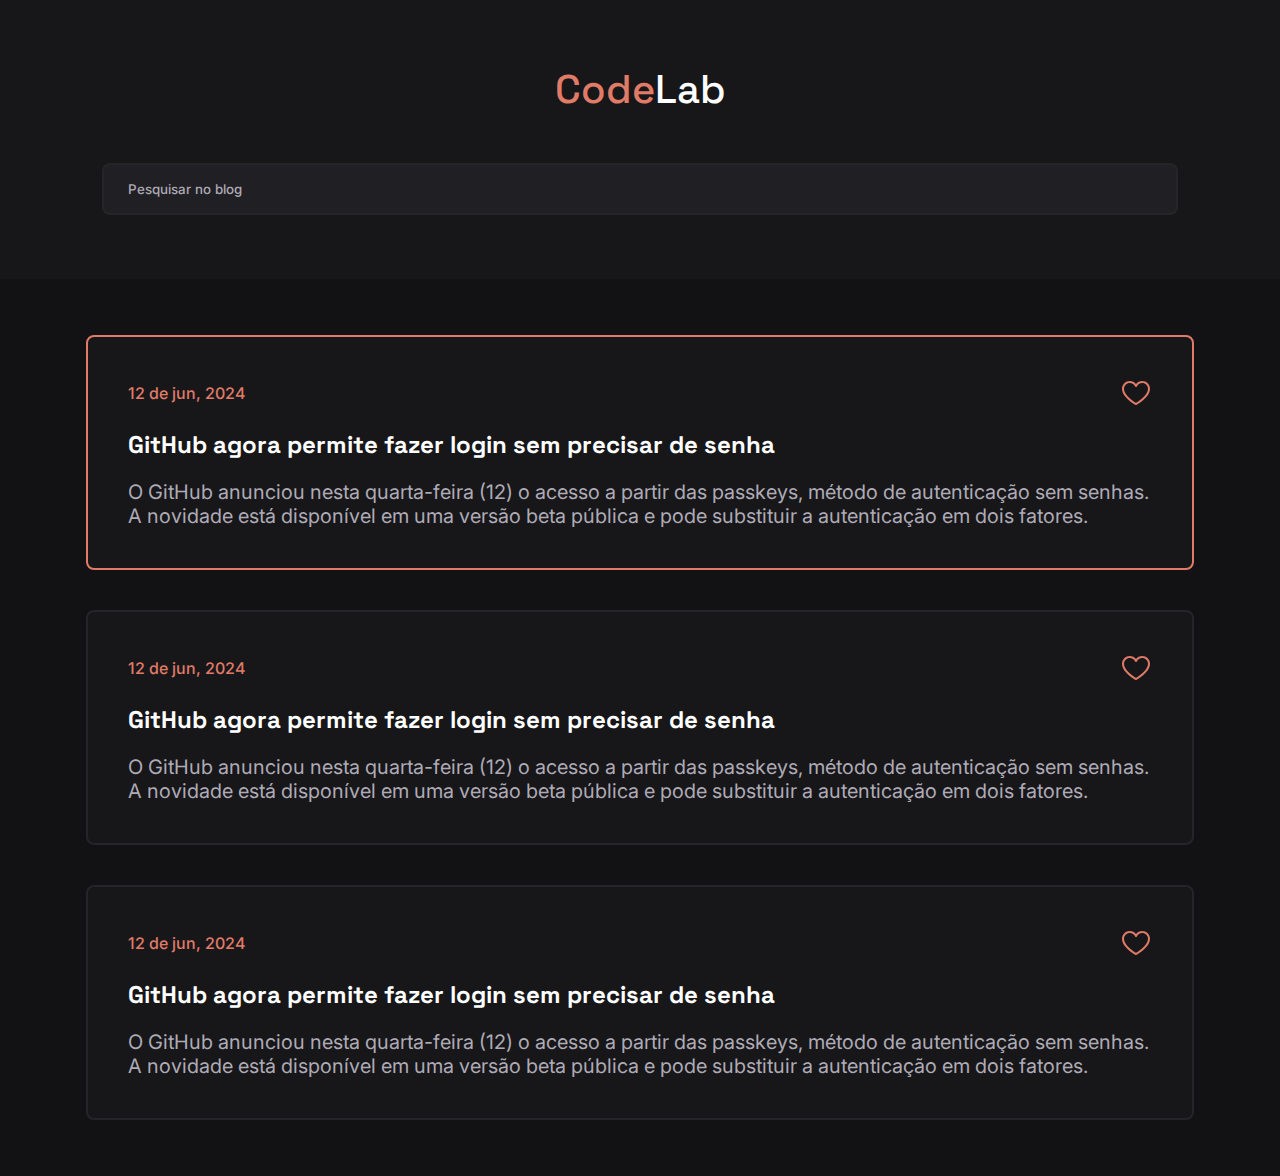
<file: 1 - Blog/index.html>
<!DOCTYPE html>
<html lang="pt-BR">
<head>
    <meta charset="UTF-8">
    <meta name="viewport" content="width=device-width, initial-scale=1.0">
    <title>Blog</title>
    <link rel="stylesheet" href="colors.css">
    <link rel="stylesheet" href="style.css">
</head>
<body>
    <header>
        <h1><span>Code</span>Lab</h1>
        <input type="text" name="search" id="search" placeholder="Pesquisar no blog">
    </header>
    <main>
        <div class="card active">
            <div>
                <span>12 de jun, 2024</span>
                <svg width="32" height="32" viewBox="0 0 32 32" fill="none" xmlns="http://www.w3.org/2000/svg"> <path d="M22.25 4C19.6688 4 17.4088 5.11 16 6.98625C14.5912 5.11 12.3313 4 9.75 4C7.69528 4.00232 5.72539 4.81958 4.27248 6.27248C2.81958 7.72539 2.00232 9.69528 2 11.75C2 20.5 14.9738 27.5825 15.5262 27.875C15.6719 27.9533 15.8346 27.9943 16 27.9943C16.1654 27.9943 16.3281 27.9533 16.4737 27.875C17.0262 27.5825 30 20.5 30 11.75C29.9977 9.69528 29.1804 7.72539 27.7275 6.27248C26.2746 4.81958 24.3047 4.00232 22.25 4ZM16 25.85C13.7175 24.52 4 18.4613 4 11.75C4.00198 10.2256 4.60842 8.76423 5.68633 7.68633C6.76423 6.60842 8.22561 6.00198 9.75 6C12.1812 6 14.2225 7.295 15.075 9.375C15.1503 9.55841 15.2785 9.71528 15.4432 9.82569C15.6079 9.93609 15.8017 9.99503 16 9.99503C16.1983 9.99503 16.3921 9.93609 16.5568 9.82569C16.7215 9.71528 16.8497 9.55841 16.925 9.375C17.7775 7.29125 19.8188 6 22.25 6C23.7744 6.00198 25.2358 6.60842 26.3137 7.68633C27.3916 8.76423 27.998 10.2256 28 11.75C28 18.4513 18.28 24.5188 16 25.85Z" fill="#E07B67"/> </svg>    
            </div>
            <h2>GitHub agora permite fazer login sem precisar de senha</h2>
            <p>O GitHub anunciou nesta quarta-feira (12) o acesso a partir das passkeys, método de autenticação sem senhas. A novidade está disponível em uma versão beta pública e pode substituir a autenticação em dois fatores.</p>
        </div>
        <div class="card">
            <div>
                <span>12 de jun, 2024</span>
                <svg width="32" height="32" viewBox="0 0 32 32" fill="none" xmlns="http://www.w3.org/2000/svg"> <path d="M22.25 4C19.6688 4 17.4088 5.11 16 6.98625C14.5912 5.11 12.3313 4 9.75 4C7.69528 4.00232 5.72539 4.81958 4.27248 6.27248C2.81958 7.72539 2.00232 9.69528 2 11.75C2 20.5 14.9738 27.5825 15.5262 27.875C15.6719 27.9533 15.8346 27.9943 16 27.9943C16.1654 27.9943 16.3281 27.9533 16.4737 27.875C17.0262 27.5825 30 20.5 30 11.75C29.9977 9.69528 29.1804 7.72539 27.7275 6.27248C26.2746 4.81958 24.3047 4.00232 22.25 4ZM16 25.85C13.7175 24.52 4 18.4613 4 11.75C4.00198 10.2256 4.60842 8.76423 5.68633 7.68633C6.76423 6.60842 8.22561 6.00198 9.75 6C12.1812 6 14.2225 7.295 15.075 9.375C15.1503 9.55841 15.2785 9.71528 15.4432 9.82569C15.6079 9.93609 15.8017 9.99503 16 9.99503C16.1983 9.99503 16.3921 9.93609 16.5568 9.82569C16.7215 9.71528 16.8497 9.55841 16.925 9.375C17.7775 7.29125 19.8188 6 22.25 6C23.7744 6.00198 25.2358 6.60842 26.3137 7.68633C27.3916 8.76423 27.998 10.2256 28 11.75C28 18.4513 18.28 24.5188 16 25.85Z" fill="#E07B67"/> </svg>    
            </div>
            <h2>GitHub agora permite fazer login sem precisar de senha</h2>
            <p>O GitHub anunciou nesta quarta-feira (12) o acesso a partir das passkeys, método de autenticação sem senhas. A novidade está disponível em uma versão beta pública e pode substituir a autenticação em dois fatores.</p>
        </div>
        <div class="card">
            <div>
                <span>12 de jun, 2024</span>
                <svg width="32" height="32" viewBox="0 0 32 32" fill="none" xmlns="http://www.w3.org/2000/svg"> <path d="M22.25 4C19.6688 4 17.4088 5.11 16 6.98625C14.5912 5.11 12.3313 4 9.75 4C7.69528 4.00232 5.72539 4.81958 4.27248 6.27248C2.81958 7.72539 2.00232 9.69528 2 11.75C2 20.5 14.9738 27.5825 15.5262 27.875C15.6719 27.9533 15.8346 27.9943 16 27.9943C16.1654 27.9943 16.3281 27.9533 16.4737 27.875C17.0262 27.5825 30 20.5 30 11.75C29.9977 9.69528 29.1804 7.72539 27.7275 6.27248C26.2746 4.81958 24.3047 4.00232 22.25 4ZM16 25.85C13.7175 24.52 4 18.4613 4 11.75C4.00198 10.2256 4.60842 8.76423 5.68633 7.68633C6.76423 6.60842 8.22561 6.00198 9.75 6C12.1812 6 14.2225 7.295 15.075 9.375C15.1503 9.55841 15.2785 9.71528 15.4432 9.82569C15.6079 9.93609 15.8017 9.99503 16 9.99503C16.1983 9.99503 16.3921 9.93609 16.5568 9.82569C16.7215 9.71528 16.8497 9.55841 16.925 9.375C17.7775 7.29125 19.8188 6 22.25 6C23.7744 6.00198 25.2358 6.60842 26.3137 7.68633C27.3916 8.76423 27.998 10.2256 28 11.75C28 18.4513 18.28 24.5188 16 25.85Z" fill="#E07B67"/> </svg>    
            </div>
            <h2>GitHub agora permite fazer login sem precisar de senha</h2>
            <p>O GitHub anunciou nesta quarta-feira (12) o acesso a partir das passkeys, método de autenticação sem senhas. A novidade está disponível em uma versão beta pública e pode substituir a autenticação em dois fatores.</p>
        </div>
    </main>
</body>
</html>
</file>
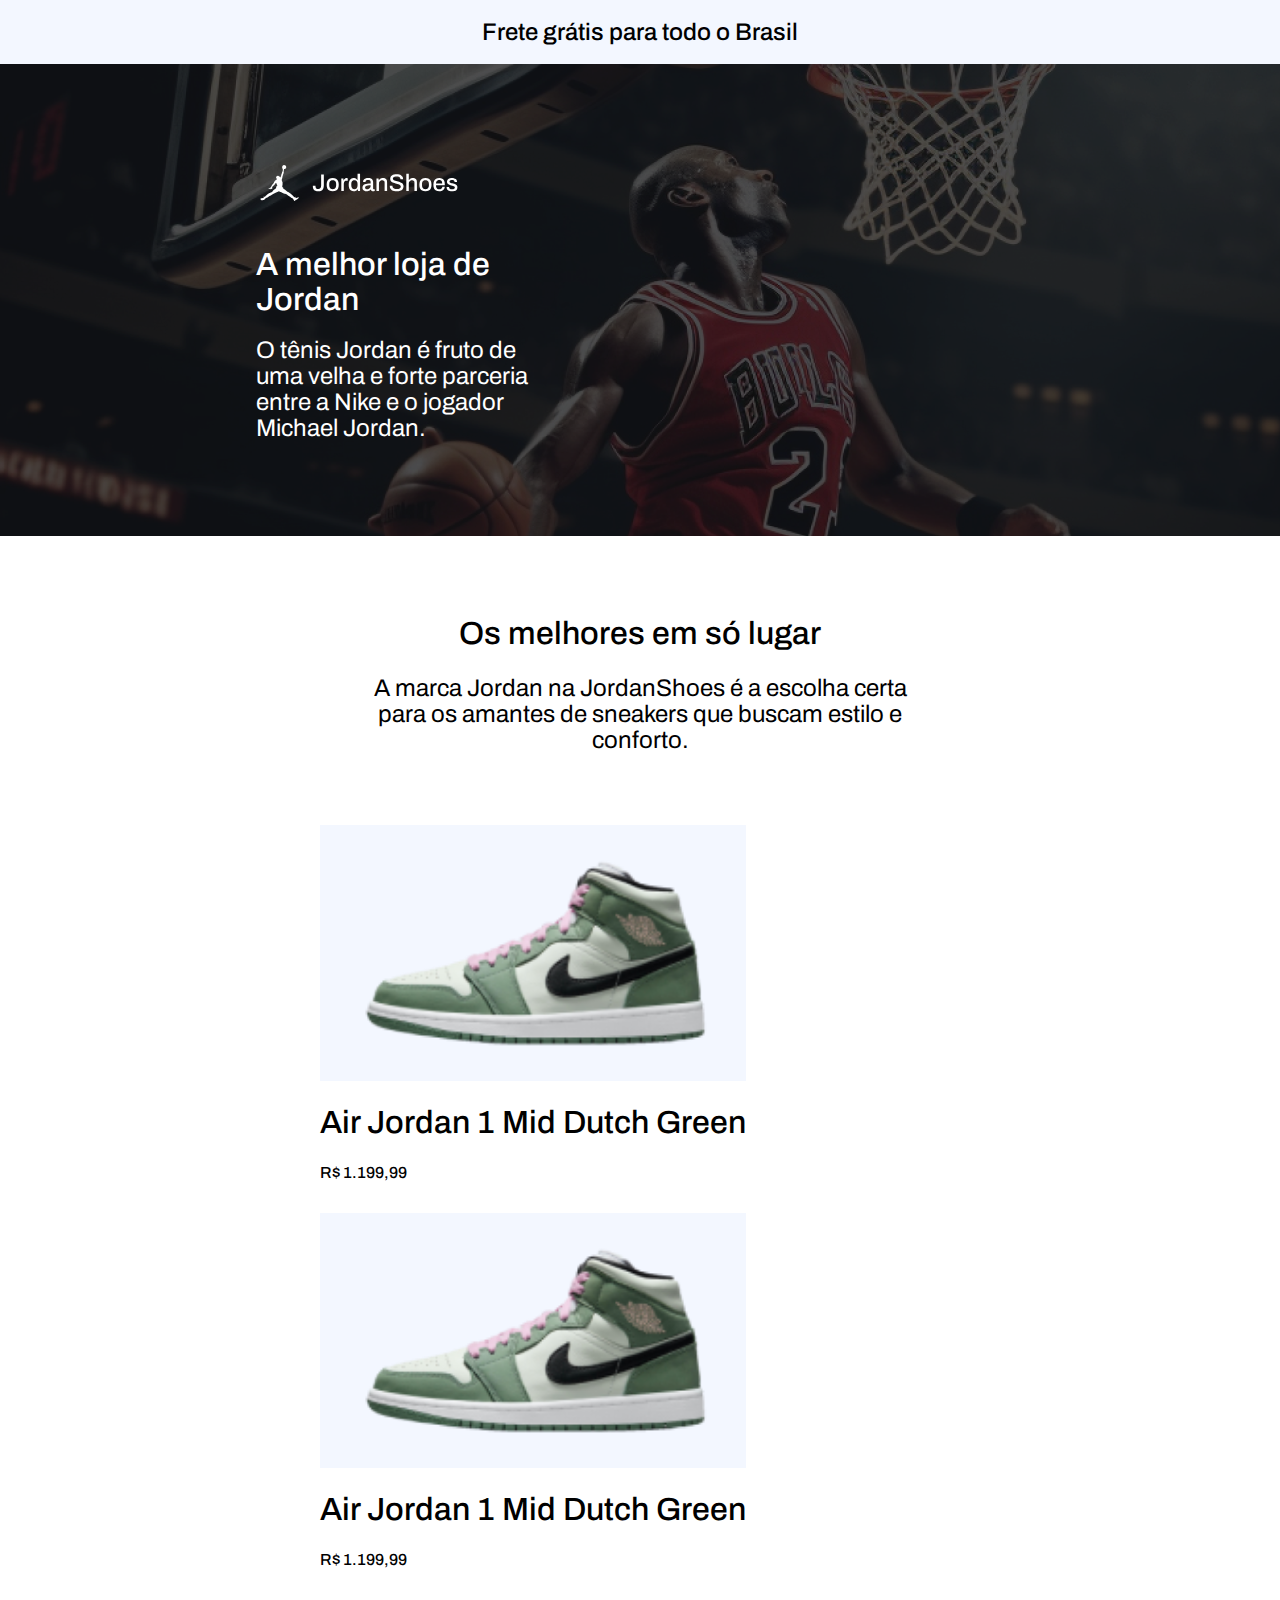
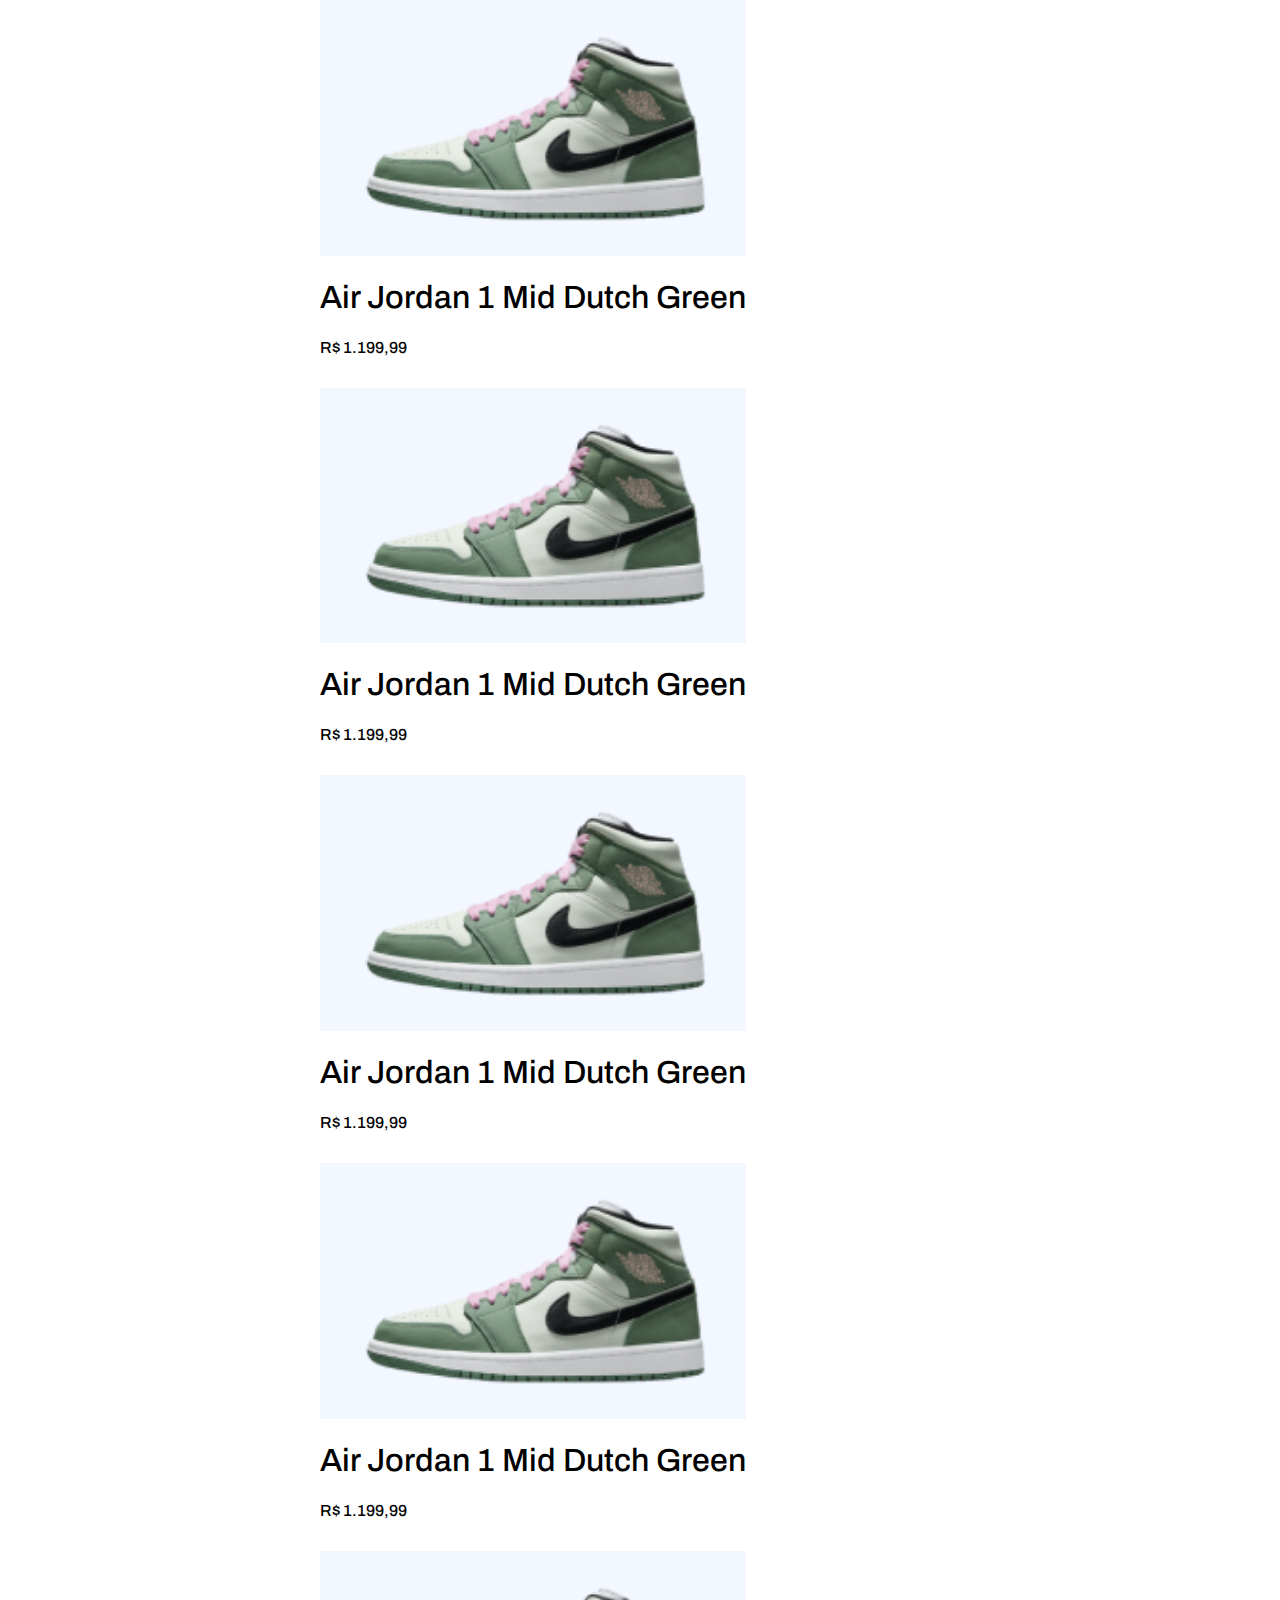
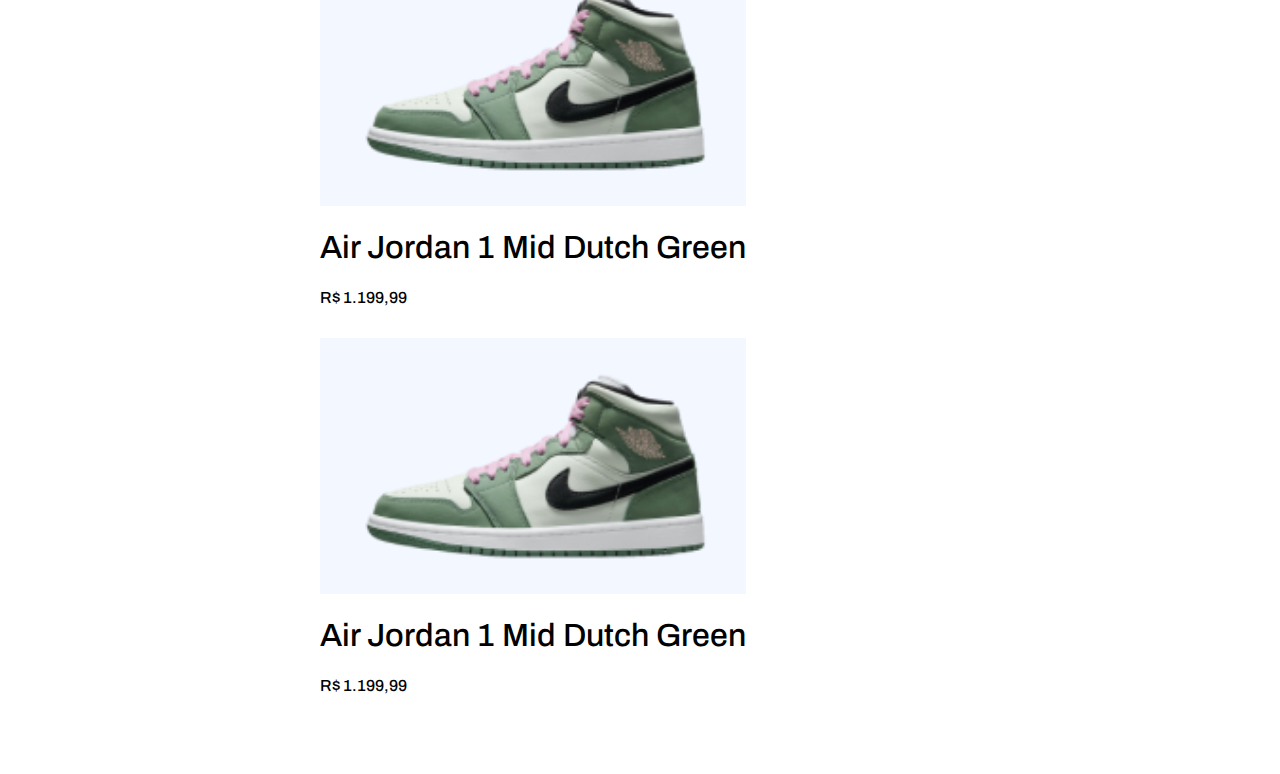
<file: 2 - JordanShoes/index.html>
<!DOCTYPE html>
<html lang="pt-BR">
<head>
    <meta charset="UTF-8">
    <meta name="viewport" content="width=device-width, initial-scale=1.0">
    <title>JordanShoes</title>
    <link rel="stylesheet" href="colors.css">
    <link rel="stylesheet" href="style.css">
</head>
<body>
    <div class="fixed">
        <p>Frete grátis para todo o Brasil</p>
    </div>
    <header>
        <div>
            <svg width="203" height="48" viewBox="0 0 203 48" fill="none" xmlns="http://www.w3.org/2000/svg"><path d="M26.0999 8.28V8.16C26.0999 7.6 26.2799 7.1 26.6399 6.66C26.9999 6.22 27.4599 6 28.0199 6C28.5799 6 29.0799 6.18 29.5199 6.54C29.9599 6.9 30.1999 7.38 30.2399 7.98C30.2799 8.58 30.0999 9.08 29.6999 9.48C29.2999 9.88 28.8199 10.08 28.2599 10.08L27.8999 10.2L28.0199 10.38L27.8999 11.04L27.6599 12.96C27.7399 13.04 27.7799 13.12 27.7799 13.2L27.5399 14.4C27.4599 14.56 27.3799 14.68 27.2999 14.76L27.1799 15.24C27.0199 15.88 26.8799 16.4 26.7599 16.8C26.6399 17.2 26.5399 17.52 26.4599 17.76V18C26.3799 18.4 26.3199 18.72 26.2799 18.96C26.2399 19.2 26.0999 19.6 25.8599 20.16C25.6999 20.48 25.6999 21 25.8599 21.72L25.9799 21.84C25.9799 22.08 26.0799 22.36 26.2799 22.68C26.4799 23 26.5799 23.28 26.5799 23.52C26.6599 25.12 26.5399 26.48 26.2199 27.6L26.4599 28.32C27.4199 28.8 27.6999 29.32 27.2999 29.88L27.8999 30.12C28.8599 30.6 29.5399 31.02 29.9399 31.38C30.3399 31.74 30.7399 32.12 31.1399 32.52C31.4599 32.6 31.6999 32.72 31.8599 32.88L32.2199 33C33.8999 34.12 35.5799 35.48 37.2599 37.08L37.7399 37.44V37.56L37.6199 37.8L37.9799 38.04H38.0999C38.3399 38.2 38.4999 38.28 38.5799 38.28H38.6999C38.7799 38.28 38.8599 38.24 38.9399 38.16L39.1799 38.04C39.3399 37.88 39.4999 37.76 39.6599 37.68H40.1399C40.2199 37.68 40.2199 37.72 40.1399 37.8L39.6599 38.04L39.0599 38.76H39.8999L40.7399 38.88C40.9799 38.8 41.1799 38.72 41.3399 38.64L41.9399 38.28C42.1799 38.2 42.4199 38.28 42.6599 38.52H42.7799C42.8599 38.6 42.8199 38.72 42.6599 38.88L41.2199 40.2C40.8199 40.52 40.4599 40.72 40.1399 40.8L38.5799 41.88C38.4999 41.96 38.4199 41.96 38.3399 41.88L37.9799 41.4L37.7399 40.92L37.4399 40.5L37.0799 40.02L36.7799 39.66L36.5399 39.36L36.0599 39C35.8999 39 35.7399 38.96 35.5799 38.88L34.0199 37.68C33.7799 37.68 33.4999 37.56 33.1799 37.32C31.9799 36.28 31.1799 35.64 30.7799 35.4L30.0599 34.92L28.6199 34.68C28.1399 34.6 27.4999 34.36 26.6999 33.96L25.7399 33.48C25.0999 33.16 24.6599 33 24.4199 33L23.9399 32.76C23.6199 32.68 23.3799 32.6 23.2199 32.52L22.9799 32.28C22.8199 32.28 22.6599 32.32 22.4999 32.4L20.0999 33.6L17.0999 34.92C16.2999 35.56 15.5399 36.08 14.8199 36.48L13.4999 37.08L11.4599 38.52C11.2999 38.68 11.1399 38.68 10.9799 38.52L10.7399 38.76C10.4999 38.84 10.3399 38.88 10.2599 38.88L9.77992 39.12V39.36H9.53992L9.29992 39.72C9.13992 40.04 8.97992 40.22 8.81992 40.26C8.65992 40.3 8.55992 40.36 8.51992 40.44C8.47992 40.52 8.43992 40.58 8.39992 40.62L8.15992 40.86L7.79992 41.1L7.25992 41.04L6.53992 41.16L6.05992 41.28C5.65992 41.36 5.33992 41.3 5.09992 41.1C4.85992 40.9 4.65992 40.6 4.49992 40.2C4.33992 39.96 4.41992 39.76 4.73992 39.6L4.85992 39.48C4.93992 39.4 5.05992 39.36 5.21992 39.36H5.93992L6.89992 39L7.37992 38.88C7.37992 38.72 7.41992 38.6 7.49992 38.52C7.57992 38.44 7.69992 38.4 7.85992 38.4V38.28C7.77992 38.12 7.73992 37.96 7.73992 37.8C7.65992 37.64 7.63992 37.52 7.67992 37.44C7.71992 37.36 7.75992 37.32 7.79992 37.32H7.85992L7.97992 37.68C8.05992 38.08 8.17992 38.2 8.33992 38.04L8.45992 37.8C8.53992 37.64 8.65992 37.56 8.81992 37.56L9.05992 37.8L9.29992 37.56L9.17992 37.44C9.17992 37.36 9.21992 37.32 9.29992 37.32L9.77992 36.84C10.1799 36.36 10.6599 35.92 11.2199 35.52C12.3399 34.64 13.5399 33.96 14.8199 33.48C15.2199 33.08 15.6599 32.88 16.1399 32.88C16.4599 32.32 16.9399 31.72 17.5799 31.08C18.1399 30.68 18.5399 30.4 18.7799 30.24C18.9399 29.92 19.1399 29.76 19.3799 29.76H19.4999L19.7399 29.52C19.8999 29.44 20.0199 29.36 20.0999 29.28V28.68C20.0999 28.28 20.1399 27.96 20.2199 27.72C20.2999 27.48 20.4999 27.36 20.8199 27.36L21.2999 26.88C21.1399 26.56 21.0599 26.2 21.0599 25.8H20.9399C20.7799 25.56 20.6999 25.32 20.6999 25.08C20.4599 24.68 20.2999 24.36 20.2199 24.12H19.8599C19.7799 24.36 19.5799 24.52 19.2599 24.6L19.1399 24.84C18.8199 25.4 18.5399 25.82 18.2999 26.1C18.0599 26.38 17.6199 26.72 16.9799 27.12C16.5799 27.52 16.2999 27.96 16.1399 28.44C16.0599 28.68 16.0599 28.92 16.1399 29.16L16.0199 29.4H16.1399C16.1399 29.56 16.1799 29.64 16.2599 29.64H16.3799C16.5399 29.72 16.6199 29.82 16.6199 29.94C16.6199 30.06 16.4999 30.1 16.2599 30.06C16.0199 30.02 15.8399 29.94 15.7199 29.82C15.5999 29.7 15.4999 29.64 15.4199 29.64L15.0599 30C14.8999 30.24 14.7399 30.34 14.5799 30.3C14.4199 30.26 14.3799 30.2 14.4599 30.12L14.5799 30C14.6599 29.84 14.6599 29.76 14.5799 29.76L13.6199 30C13.5399 30.08 13.4399 30.08 13.3199 30C13.1999 29.92 13.2199 29.84 13.3799 29.76L13.9799 29.52C13.9799 29.44 13.9399 29.4 13.8599 29.4C13.5399 29.56 13.2199 29.6 12.8999 29.52L12.2999 29.4L12.1799 29.28C12.1799 29.2 12.2199 29.16 12.2999 29.16C12.6199 29.24 13.0199 29.2 13.4999 29.04L14.3399 28.68L15.2999 27.6L15.4199 27.36C15.7399 26.72 16.0799 26.14 16.4399 25.62C16.7999 25.1 17.1799 24.68 17.5799 24.36L17.6999 23.88C17.8599 23.56 18.0199 23.28 18.1799 23.04C18.3399 22.8 18.5399 22.48 18.7799 22.08L19.1399 21.6C19.4599 21.12 19.8199 20.88 20.2199 20.88L20.5799 20.52C20.6599 20.44 20.6999 20.32 20.6999 20.16L20.9399 19.92L20.8199 19.8C20.3399 19.4 20.0999 19.04 20.0999 18.72C20.0199 18.16 20.1999 17.68 20.6399 17.28C21.0799 16.88 21.5199 16.7 21.9599 16.74C22.3999 16.78 22.7399 16.92 22.9799 17.16L23.2199 17.4C23.2999 17.4 23.3399 17.44 23.3399 17.52L23.8199 17.76V18.12C23.9799 18.28 24.0599 18.4 24.0599 18.48C24.2199 18.24 24.4599 17.96 24.7799 17.64L25.3799 15.72C25.3799 15.4 25.4599 15.08 25.6199 14.76L25.8599 14.4V14.16L26.2199 12.72H26.4599L26.8199 11.28C26.8999 11.04 26.8999 10.76 26.8199 10.44L26.3399 9.24L26.0999 8.28Z" fill="white"/><path d="M62.336 32.288C61.168 32.288 60.176 32.104 59.36 31.736C58.544 31.368 57.92 30.832 57.488 30.128C57.056 29.424 56.84 28.544 56.84 27.488V26.696H59.504V27.56C59.504 28.344 59.744 28.952 60.224 29.384C60.704 29.8 61.408 30.008 62.336 30.008C63.248 30.008 63.944 29.704 64.424 29.096C64.904 28.488 65.144 27.616 65.144 26.48V15.536H67.832V26.432C67.832 27.728 67.616 28.816 67.184 29.696C66.752 30.56 66.128 31.208 65.312 31.64C64.496 32.072 63.504 32.288 62.336 32.288ZM76.6949 32.288C75.3829 32.288 74.2709 32.056 73.3589 31.592C72.4629 31.112 71.7829 30.384 71.3189 29.408C70.8709 28.432 70.6469 27.192 70.6469 25.688C70.6469 24.168 70.8709 22.928 71.3189 21.968C71.7829 20.992 72.4629 20.272 73.3589 19.808C74.2709 19.328 75.3829 19.088 76.6949 19.088C78.0389 19.088 79.1589 19.328 80.0549 19.808C80.9509 20.272 81.6229 20.992 82.0709 21.968C82.5349 22.928 82.7669 24.168 82.7669 25.688C82.7669 27.192 82.5349 28.432 82.0709 29.408C81.6229 30.384 80.9509 31.112 80.0549 31.592C79.1589 32.056 78.0389 32.288 76.6949 32.288ZM76.6949 30.224C77.4949 30.224 78.1509 30.072 78.6629 29.768C79.1749 29.448 79.5509 28.968 79.7909 28.328C80.0469 27.688 80.1749 26.88 80.1749 25.904V25.472C80.1749 24.496 80.0469 23.688 79.7909 23.048C79.5509 22.408 79.1749 21.936 78.6629 21.632C78.1509 21.312 77.4949 21.152 76.6949 21.152C75.9109 21.152 75.2629 21.312 74.7509 21.632C74.2389 21.936 73.8549 22.408 73.5989 23.048C73.3589 23.688 73.2389 24.496 73.2389 25.472V25.904C73.2389 26.88 73.3589 27.688 73.5989 28.328C73.8549 28.968 74.2389 29.448 74.7509 29.768C75.2629 30.072 75.9109 30.224 76.6949 30.224ZM85.3111 32V19.376H87.3751L87.5911 21.416H87.7351C87.8791 21.016 88.0631 20.64 88.2871 20.288C88.5271 19.936 88.8311 19.648 89.1991 19.424C89.5831 19.2 90.0471 19.088 90.5911 19.088C90.8471 19.088 91.0711 19.112 91.2631 19.16C91.4711 19.208 91.6311 19.248 91.7431 19.28V21.632H90.9031C90.3911 21.632 89.9351 21.712 89.5351 21.872C89.1511 22.032 88.8231 22.272 88.5511 22.592C88.2951 22.896 88.1031 23.272 87.9751 23.72C87.8631 24.168 87.8071 24.672 87.8071 25.232V32H85.3111ZM97.7176 32.288C96.6936 32.288 95.8056 32.056 95.0536 31.592C94.3016 31.128 93.7176 30.408 93.3016 29.432C92.9016 28.456 92.7016 27.192 92.7016 25.64C92.7016 24.12 92.9096 22.88 93.3256 21.92C93.7416 20.96 94.3176 20.248 95.0536 19.784C95.7896 19.32 96.6376 19.088 97.5976 19.088C98.1576 19.088 98.6776 19.152 99.1576 19.28C99.6376 19.408 100.062 19.608 100.43 19.88C100.814 20.152 101.134 20.496 101.39 20.912H101.558V14.648H104.054V32H102.014L101.774 30.272H101.606C101.19 30.944 100.638 31.448 99.9496 31.784C99.2776 32.12 98.5336 32.288 97.7176 32.288ZM98.4136 30.128C99.1496 30.128 99.7416 29.968 100.19 29.648C100.654 29.312 100.998 28.832 101.222 28.208C101.446 27.568 101.558 26.792 101.558 25.88V25.544C101.558 24.776 101.486 24.12 101.342 23.576C101.198 23.032 100.99 22.592 100.718 22.256C100.446 21.904 100.118 21.648 99.7336 21.488C99.3496 21.328 98.9176 21.248 98.4376 21.248C97.7016 21.248 97.1016 21.4 96.6376 21.704C96.1736 21.992 95.8296 22.448 95.6056 23.072C95.3976 23.696 95.2936 24.504 95.2936 25.496V25.928C95.2936 26.92 95.4056 27.728 95.6296 28.352C95.8536 28.96 96.1896 29.408 96.6376 29.696C97.1016 29.984 97.6936 30.128 98.4136 30.128ZM110.464 32.288C110.064 32.288 109.632 32.24 109.168 32.144C108.704 32.048 108.264 31.872 107.848 31.616C107.448 31.36 107.12 31.008 106.864 30.56C106.608 30.096 106.48 29.496 106.48 28.76C106.48 27.896 106.68 27.184 107.08 26.624C107.48 26.064 108.04 25.624 108.76 25.304C109.48 24.984 110.336 24.76 111.328 24.632C112.336 24.504 113.432 24.44 114.616 24.44V23.192C114.616 22.776 114.544 22.408 114.4 22.088C114.272 21.768 114.024 21.52 113.656 21.344C113.304 21.168 112.792 21.08 112.12 21.08C111.448 21.08 110.92 21.168 110.536 21.344C110.168 21.504 109.904 21.712 109.744 21.968C109.6 22.208 109.528 22.472 109.528 22.76V23.12H107.128C107.112 23.04 107.104 22.96 107.104 22.88C107.104 22.8 107.104 22.704 107.104 22.592C107.104 21.84 107.312 21.208 107.728 20.696C108.16 20.168 108.76 19.768 109.528 19.496C110.296 19.224 111.184 19.088 112.192 19.088C113.28 19.088 114.184 19.248 114.904 19.568C115.64 19.872 116.192 20.312 116.56 20.888C116.928 21.464 117.112 22.16 117.112 22.976V29.384C117.112 29.688 117.184 29.904 117.328 30.032C117.488 30.16 117.672 30.224 117.88 30.224H118.744V31.904C118.552 31.984 118.312 32.064 118.024 32.144C117.736 32.224 117.4 32.264 117.016 32.264C116.584 32.264 116.216 32.184 115.912 32.024C115.624 31.88 115.384 31.672 115.192 31.4C115.016 31.112 114.896 30.792 114.832 30.44H114.688C114.4 30.808 114.048 31.136 113.632 31.424C113.232 31.696 112.768 31.904 112.24 32.048C111.712 32.208 111.12 32.288 110.464 32.288ZM111.16 30.224C111.656 30.224 112.112 30.152 112.528 30.008C112.96 29.848 113.328 29.632 113.632 29.36C113.936 29.072 114.176 28.736 114.352 28.352C114.528 27.952 114.616 27.52 114.616 27.056V26.216C113.512 26.216 112.544 26.28 111.712 26.408C110.88 26.536 110.232 26.776 109.768 27.128C109.304 27.464 109.072 27.936 109.072 28.544C109.072 28.912 109.152 29.224 109.312 29.48C109.472 29.72 109.712 29.904 110.032 30.032C110.352 30.16 110.728 30.224 111.16 30.224ZM120.467 32V19.376H122.531L122.747 21.176H122.915C123.219 20.712 123.579 20.328 123.995 20.024C124.411 19.72 124.867 19.488 125.363 19.328C125.875 19.168 126.435 19.088 127.043 19.088C127.843 19.088 128.547 19.232 129.155 19.52C129.763 19.792 130.235 20.24 130.571 20.864C130.923 21.488 131.099 22.328 131.099 23.384V32H128.603V23.768C128.603 23.288 128.539 22.888 128.411 22.568C128.299 22.248 128.131 21.992 127.907 21.8C127.683 21.608 127.419 21.472 127.115 21.392C126.811 21.312 126.475 21.272 126.107 21.272C125.531 21.272 125.003 21.416 124.523 21.704C124.059 21.976 123.683 22.36 123.395 22.856C123.107 23.352 122.963 23.936 122.963 24.608V32H120.467ZM140.657 32.288C139.761 32.288 138.897 32.192 138.065 32C137.233 31.824 136.497 31.536 135.857 31.136C135.217 30.72 134.713 30.2 134.345 29.576C133.977 28.936 133.793 28.176 133.793 27.296C133.793 27.2 133.793 27.112 133.793 27.032C133.809 26.936 133.817 26.856 133.817 26.792H136.505C136.505 26.84 136.497 26.912 136.481 27.008C136.481 27.104 136.481 27.184 136.481 27.248C136.481 27.84 136.657 28.344 137.009 28.76C137.361 29.176 137.849 29.488 138.473 29.696C139.113 29.904 139.841 30.008 140.657 30.008C141.105 30.008 141.537 29.984 141.953 29.936C142.369 29.872 142.745 29.784 143.081 29.672C143.433 29.544 143.737 29.392 143.993 29.216C144.249 29.024 144.449 28.8 144.593 28.544C144.737 28.288 144.809 27.992 144.809 27.656C144.809 27.144 144.657 26.72 144.353 26.384C144.065 26.048 143.665 25.768 143.153 25.544C142.657 25.32 142.089 25.12 141.449 24.944C140.825 24.768 140.177 24.592 139.505 24.416C138.833 24.24 138.177 24.032 137.537 23.792C136.913 23.552 136.345 23.264 135.833 22.928C135.337 22.576 134.937 22.144 134.633 21.632C134.345 21.104 134.201 20.464 134.201 19.712C134.201 18.992 134.353 18.352 134.657 17.792C134.961 17.232 135.401 16.768 135.977 16.4C136.553 16.016 137.241 15.728 138.041 15.536C138.841 15.344 139.745 15.248 140.753 15.248C141.617 15.248 142.433 15.344 143.201 15.536C143.969 15.712 144.641 15.992 145.217 16.376C145.793 16.76 146.241 17.248 146.561 17.84C146.897 18.432 147.065 19.136 147.065 19.952V20.24H144.401V19.928C144.401 19.416 144.249 18.984 143.945 18.632C143.641 18.28 143.217 18.008 142.673 17.816C142.129 17.624 141.497 17.528 140.777 17.528C139.929 17.528 139.217 17.616 138.641 17.792C138.065 17.952 137.625 18.184 137.321 18.488C137.033 18.776 136.889 19.128 136.889 19.544C136.889 20.008 137.041 20.392 137.345 20.696C137.649 20.984 138.049 21.232 138.545 21.44C139.057 21.648 139.625 21.84 140.249 22.016C140.889 22.176 141.537 22.352 142.193 22.544C142.865 22.72 143.513 22.928 144.137 23.168C144.777 23.408 145.345 23.704 145.841 24.056C146.353 24.408 146.761 24.848 147.065 25.376C147.369 25.888 147.521 26.52 147.521 27.272C147.521 28.456 147.225 29.424 146.633 30.176C146.041 30.912 145.225 31.448 144.185 31.784C143.161 32.12 141.985 32.288 140.657 32.288ZM150.303 32V14.648H152.799V20.888H152.967C153.271 20.504 153.615 20.184 153.999 19.928C154.383 19.656 154.815 19.448 155.295 19.304C155.775 19.16 156.303 19.088 156.879 19.088C157.679 19.088 158.383 19.232 158.991 19.52C159.599 19.792 160.071 20.24 160.407 20.864C160.759 21.488 160.935 22.328 160.935 23.384V32H158.439V23.768C158.439 23.288 158.375 22.888 158.247 22.568C158.135 22.248 157.967 21.992 157.743 21.8C157.519 21.608 157.255 21.472 156.951 21.392C156.647 21.312 156.311 21.272 155.943 21.272C155.367 21.272 154.839 21.408 154.359 21.68C153.895 21.952 153.519 22.336 153.231 22.832C152.943 23.328 152.799 23.92 152.799 24.608V32H150.303ZM169.437 32.288C168.125 32.288 167.013 32.056 166.101 31.592C165.205 31.112 164.525 30.384 164.061 29.408C163.613 28.432 163.389 27.192 163.389 25.688C163.389 24.168 163.613 22.928 164.061 21.968C164.525 20.992 165.205 20.272 166.101 19.808C167.013 19.328 168.125 19.088 169.437 19.088C170.781 19.088 171.901 19.328 172.797 19.808C173.693 20.272 174.365 20.992 174.813 21.968C175.277 22.928 175.509 24.168 175.509 25.688C175.509 27.192 175.277 28.432 174.813 29.408C174.365 30.384 173.693 31.112 172.797 31.592C171.901 32.056 170.781 32.288 169.437 32.288ZM169.437 30.224C170.237 30.224 170.893 30.072 171.405 29.768C171.917 29.448 172.293 28.968 172.533 28.328C172.789 27.688 172.917 26.88 172.917 25.904V25.472C172.917 24.496 172.789 23.688 172.533 23.048C172.293 22.408 171.917 21.936 171.405 21.632C170.893 21.312 170.237 21.152 169.437 21.152C168.653 21.152 168.005 21.312 167.493 21.632C166.981 21.936 166.597 22.408 166.341 23.048C166.101 23.688 165.981 24.496 165.981 25.472V25.904C165.981 26.88 166.101 27.688 166.341 28.328C166.597 28.968 166.981 29.448 167.493 29.768C168.005 30.072 168.653 30.224 169.437 30.224ZM183.285 32.288C181.989 32.288 180.901 32.056 180.021 31.592C179.157 31.112 178.501 30.384 178.053 29.408C177.605 28.432 177.381 27.192 177.381 25.688C177.381 24.168 177.605 22.928 178.053 21.968C178.501 20.992 179.165 20.272 180.045 19.808C180.925 19.328 182.021 19.088 183.333 19.088C184.533 19.088 185.533 19.32 186.333 19.784C187.149 20.232 187.765 20.92 188.181 21.848C188.597 22.776 188.805 23.944 188.805 25.352V26.312H179.949C179.981 27.208 180.117 27.96 180.357 28.568C180.597 29.16 180.957 29.6 181.437 29.888C181.933 30.16 182.557 30.296 183.309 30.296C183.773 30.296 184.189 30.24 184.557 30.128C184.925 30 185.237 29.824 185.493 29.6C185.749 29.36 185.949 29.08 186.093 28.76C186.237 28.424 186.309 28.048 186.309 27.632H188.757C188.757 28.384 188.629 29.048 188.373 29.624C188.117 30.2 187.741 30.688 187.245 31.088C186.765 31.472 186.189 31.768 185.517 31.976C184.845 32.184 184.101 32.288 183.285 32.288ZM179.997 24.488H186.189C186.189 23.864 186.117 23.344 185.973 22.928C185.845 22.496 185.653 22.144 185.397 21.872C185.141 21.6 184.837 21.408 184.485 21.296C184.133 21.168 183.733 21.104 183.285 21.104C182.613 21.104 182.037 21.224 181.557 21.464C181.093 21.704 180.733 22.08 180.477 22.592C180.221 23.088 180.061 23.72 179.997 24.488ZM195.998 32.288C195.118 32.288 194.342 32.192 193.67 32C192.998 31.808 192.438 31.544 191.99 31.208C191.542 30.872 191.198 30.472 190.958 30.008C190.734 29.528 190.622 29 190.622 28.424C190.622 28.344 190.622 28.272 190.622 28.208C190.638 28.144 190.646 28.088 190.646 28.04H193.118C193.118 28.088 193.118 28.136 193.118 28.184C193.118 28.216 193.118 28.256 193.118 28.304C193.118 28.8 193.254 29.2 193.526 29.504C193.798 29.792 194.158 30 194.606 30.128C195.07 30.24 195.574 30.296 196.118 30.296C196.598 30.296 197.038 30.24 197.438 30.128C197.854 30 198.19 29.816 198.446 29.576C198.718 29.336 198.854 29.032 198.854 28.664C198.854 28.184 198.686 27.816 198.35 27.56C198.014 27.304 197.574 27.104 197.03 26.96C196.486 26.8 195.918 26.632 195.326 26.456C194.798 26.312 194.27 26.16 193.742 26C193.23 25.824 192.766 25.6 192.35 25.328C191.934 25.056 191.598 24.712 191.342 24.296C191.086 23.88 190.958 23.36 190.958 22.736C190.958 22.144 191.086 21.624 191.342 21.176C191.598 20.728 191.95 20.352 192.398 20.048C192.862 19.744 193.406 19.512 194.03 19.352C194.67 19.192 195.366 19.112 196.118 19.112C196.902 19.112 197.598 19.2 198.206 19.376C198.814 19.536 199.326 19.768 199.742 20.072C200.174 20.376 200.502 20.744 200.726 21.176C200.95 21.592 201.062 22.04 201.062 22.52C201.062 22.616 201.054 22.72 201.038 22.832C201.038 22.928 201.038 22.992 201.038 23.024H198.59V22.808C198.59 22.488 198.502 22.2 198.326 21.944C198.15 21.688 197.87 21.48 197.486 21.32C197.118 21.16 196.622 21.08 195.998 21.08C195.582 21.08 195.214 21.12 194.894 21.2C194.574 21.264 194.31 21.36 194.102 21.488C193.894 21.616 193.734 21.768 193.622 21.944C193.526 22.12 193.478 22.32 193.478 22.544C193.478 22.912 193.606 23.2 193.862 23.408C194.134 23.6 194.486 23.768 194.918 23.912C195.35 24.04 195.814 24.184 196.31 24.344C196.886 24.504 197.47 24.672 198.062 24.848C198.654 25.008 199.198 25.216 199.694 25.472C200.206 25.728 200.614 26.08 200.918 26.528C201.238 26.976 201.398 27.576 201.398 28.328C201.398 29.016 201.262 29.616 200.99 30.128C200.718 30.64 200.334 31.056 199.838 31.376C199.358 31.68 198.79 31.904 198.134 32.048C197.478 32.208 196.766 32.288 195.998 32.288Z" fill="white"/></svg>                
            <h1>A melhor loja de Jordan<p>O tênis Jordan é fruto de uma velha e forte parceria entre a Nike e o jogador Michael Jordan.</p></h1>
        </div>
    </header>
    <main>
        <div class="texts">
            <h1>Os melhores em só lugar</h1>
            <p>A marca Jordan na JordanShoes é a escolha certa para os amantes de sneakers que buscam estilo e conforto.</p>
        </div>
        <div class="list">
            <section>
                <img src="./image/jordan-1.png">
                <h1>Air Jordan 1 Mid Dutch Green</h1>
                <p>R$ 1.199,99</p>
            </section>
            <section>
                <img src="./image/jordan-1.png">
                <h1>Air Jordan 1 Mid Dutch Green</h1>
                <p>R$ 1.199,99</p>
            </section>
            <section>
                <img src="./image/jordan-1.png">
                <h1>Air Jordan 1 Mid Dutch Green</h1>
                <p>R$ 1.199,99</p>
            </section>
            <section>
                <img src="./image/jordan-1.png">
                <h1>Air Jordan 1 Mid Dutch Green</h1>
                <p>R$ 1.199,99</p>
            </section>
            <section>
                <img src="./image/jordan-1.png">
                <h1>Air Jordan 1 Mid Dutch Green</h1>
                <p>R$ 1.199,99</p>
            </section>
            <section>
                <img src="./image/jordan-1.png">
                <h1>Air Jordan 1 Mid Dutch Green</h1>
                <p>R$ 1.199,99</p>
            </section>
            <section>
                <img src="./image/jordan-1.png">
                <h1>Air Jordan 1 Mid Dutch Green</h1>
                <p>R$ 1.199,99</p>
            </section>
            <section>
                <img src="./image/jordan-1.png">
                <h1>Air Jordan 1 Mid Dutch Green</h1>
                <p>R$ 1.199,99</p>
            </section>
        </div>
    </main>
</body>
</html>
</file>
<file: 1 - Blog/colors.css>
@import url('https://fonts.googleapis.com/css2?family=Inter:ital,opsz,wght@0,14..32,100..900;1,14..32,100..900&family=Space+Grotesk:wght@300..700&display=swap');

:root {
    --brand-color: #E07B67;
    --dark-10: #121214;
    --dark-20: #17171A;
    --dark-30: #202024;
    --dark-40: #252529;
    --dark-50: #AFABB6;
    --dark-60: #FFFFFF;

    --font-space-grotesk: "Space Grotesk", sans-serif;
    --font-inter: "Inter", serif;
}
</file>
<file: 1 - Blog/style.css>
* {
    padding: 0;
    margin: 0;
    outline: none;
    border: none;
}

body {
    display: flex;
    flex-direction: column;
    align-items: center;
    background-color: var(--dark-10);
}

header {
    background-color: var(--dark-20);
    width: 100%;
    display: flex;
    flex-direction: column;
    align-items: center;
    justify-content: center;
    gap: 48px;
    padding: 64px 0;
}

header > h1 {
    font-family: var(--font-space-grotesk);
    font-weight: 500;
    font-size: 40px;
    color: var(--dark-60);
}

header > h1 > span {
    color: var(--brand-color);
}

header > input[type="text"] {
    background-color: var(--dark-30);
    padding: 16px 24px;
    border-radius: 8px;
    width: 80vw;
    max-width: 1216px;
    color: var(--dark-60);
    font-family: var(--font-inter);
    font-weight: 500;
    border: 2px solid var(--dark-40);
}

header > input::placeholder {
    color: var(--dark-50);
}

main {
    padding: 56px 32px;
    display: flex;
    gap: 40px;
    flex-direction: column;
}

.card {
    background-color: var(--dark-20);
    width: 80vw;
    max-width: 1216px;
    border: 2px solid var(--dark-40);
    padding: 40px;
    border-radius: 8px;
    display: flex;
    flex-direction: column;
    gap: 20px;
}

.card > h2 {
    font-family: var(--font-space-grotesk);
    color: var(--dark-60);
    font-size: 24px;
}


.card > p {
    font-size: 20px;
    font-family: var(--font-inter);
    color: var(--dark-50);
}

.card > div {
    display: flex;
    align-items: center;
    justify-content: space-between;
}

.card > div > span {
    font-family: var(--font-inter);
    color: var(--brand-color);
    font-weight: 500;
    font-size: 16px;
}

.active {
    border-color: var(--brand-color);
}
</file>
<file: 2 - JordanShoes/colors.css>
@import url('https://fonts.googleapis.com/css2?family=Archivo:ital,wght@0,100..900;1,100..900&display=swap');

:root {
    --brand-color: #7CA2F4;
    --dark-10: #121214;
    --dark-20: #F3F7FF;
    --dark-30: #FFFFFF;

    --font: "Archivo", serif;;
}
</file>
<file: 2 - JordanShoes/style.css>
*{
    padding: 0;
    margin: 0;
    font-family: var(--font);
    font-weight: 500;
    user-select: none;
}

.fixed {
    width: 100vw;
    background-color: var(--dark-20);
    font-size: 24px;
    display: flex;
    justify-content: center;
    padding: 19px 0;
}

header {
    background-image: url(./image/image-michael-jordan.png);
    padding: 95px 20%;
}

header > div {
    display: flex;
    gap: 40px;
    flex-direction: column;
    width: 40%;
}

header > div > h1 {
    color: white;
    display: flex;
    flex-direction: column;
    gap: 20px;
    font-size: 32px;
}

header > div > h1 > p {
    font-size: 24px;
    font-weight: 400;
}

main {
    display: flex;
    align-items: center;
    gap: 72px;
    padding: 80px 0;
    flex-direction: column;
    justify-content: center;
}

.texts {
    display: flex;
    flex-direction: column;
    align-items: center;
    justify-content: center;
    gap: 24px;
}

.texts > h1 {
    font-size: 32px;
}

.texts > p {
    font-size: 24px;
    font-weight: 400;
    width: 50%;
    text-align: center;
}

.list {
    display: flex;
    gap: 32px;
    width: 50%;
    flex-wrap: wrap;
}

section {
    display: flex;
    flex-direction: column;
    gap: 24px;
}

section img {
    background-color: var(--dark-20);
}
</file>
